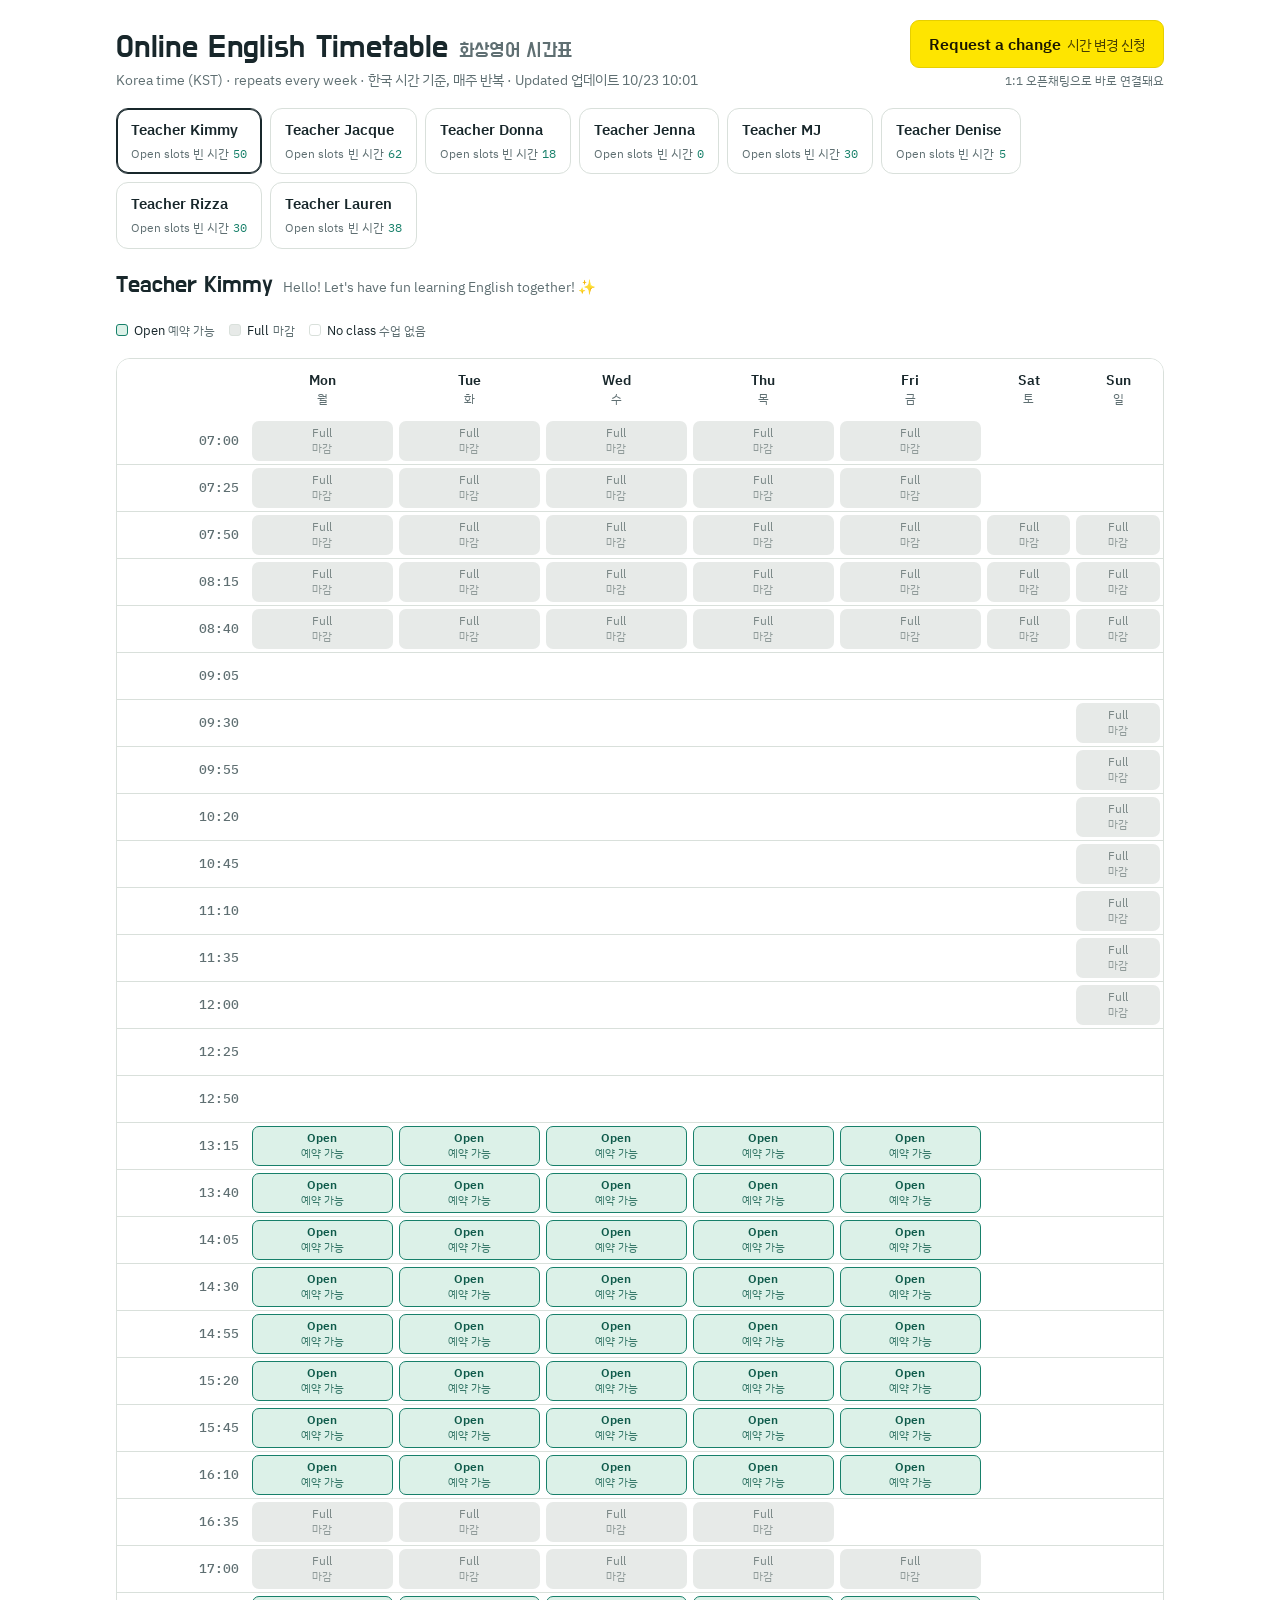
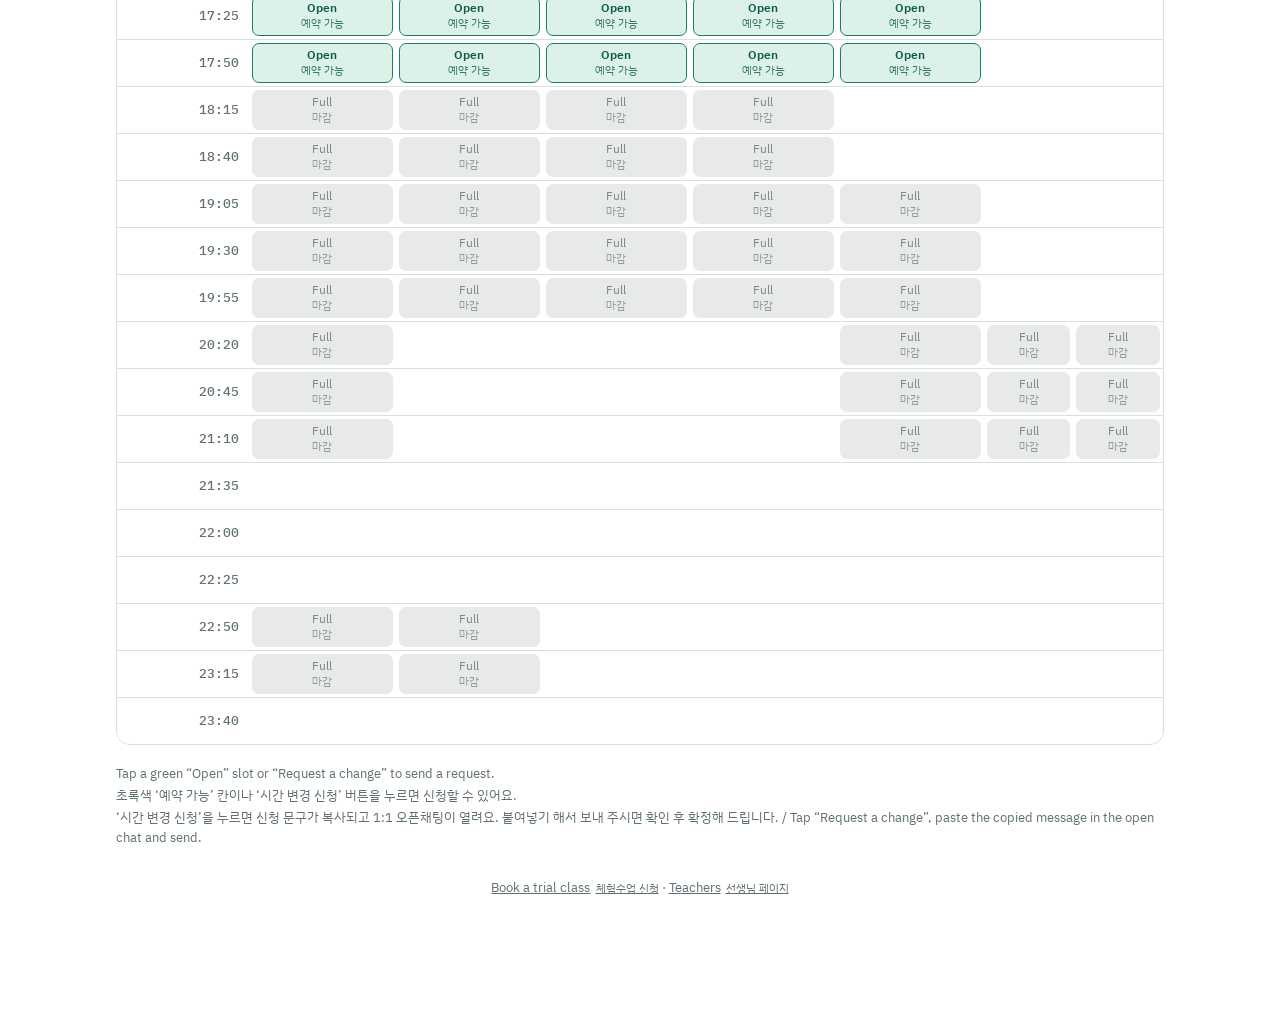
<file: index.html>
<!doctype html>
<html lang="ko">
<head>
<meta charset="utf-8">
<meta name="viewport" content="width=device-width,initial-scale=1,viewport-fit=cover">
<title>화상영어 시간표</title>
<meta name="description" content="화상영어 선생님별 주간 시간표 · 시간 변경 신청">
<link rel="stylesheet" href="https://fonts.googleapis.com/css2?family=Do+Hyeon&amp;family=IBM+Plex+Mono:wght@500&amp;family=IBM+Plex+Sans+KR:wght@400;500;600&amp;display=swap">
<link rel="stylesheet" href="style.css">
</head>
<body data-mode="student">
<div id="root"></div>
<script src="app.js"></script>
</body>
</html>
</file>
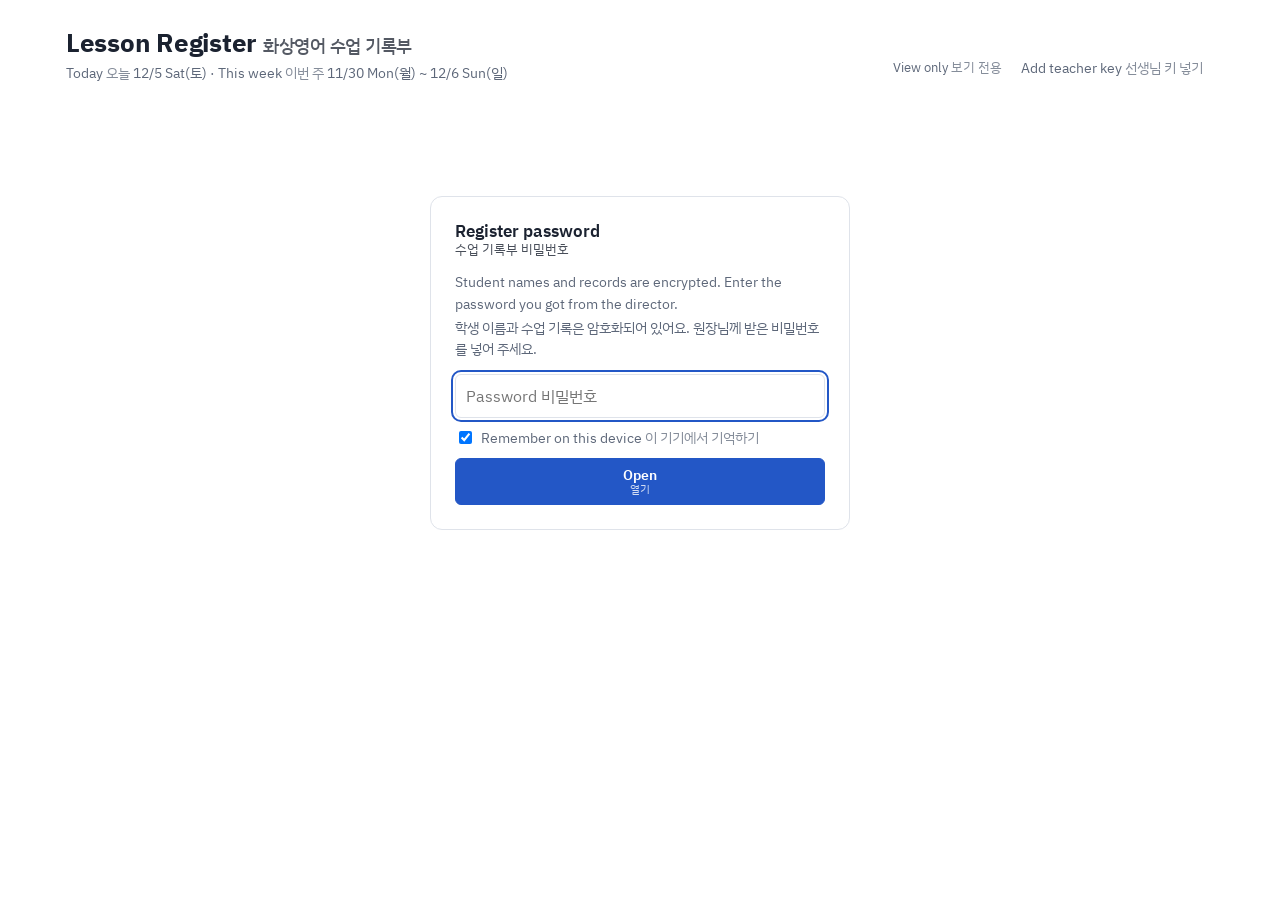
<file: lessons/index.html>
<!doctype html>
<html lang="ko">
<head>
<meta charset="utf-8">
<meta name="viewport" content="width=device-width,initial-scale=1,viewport-fit=cover">
<meta name="robots" content="noindex,nofollow">
<title>Lesson Register · 수업 기록부</title>
<link rel="stylesheet" href="https://fonts.googleapis.com/css2?family=IBM+Plex+Sans+KR:wght@400;500;600;700&family=IBM+Plex+Mono:wght@400;500&display=swap">
<style>
/* Lesson register: teacher picker → teacher's roster → one student per page (#hash). Data is encrypted in the repo. */
:root {
  --bg: #ffffff; --surface: #ffffff; --line: #dfe3ea; --fg: #1b2230; --muted: #5d6779;
  --accent: #2357c6; --accent-soft: #e6edfb;
  --teacher: #b5650b; --teacher-soft: #fdf0de;
  --student: #7a3fc4; --student-soft: #f1e8fc;
  --makeup: #1f7a4d; --makeup-soft: #e2f4ea;
  --warn: #b42318; --warn-soft: #fdebe9;
  --sans: "IBM Plex Sans KR", "Apple SD Gothic Neo", "Malgun Gothic", system-ui, sans-serif;
  --mono: "IBM Plex Mono", ui-monospace, Consolas, monospace;
  color-scheme: light;
}
* { box-sizing: border-box; }
html { padding-top: env(safe-area-inset-top, 0px); padding-bottom: env(safe-area-inset-bottom, 0px); }
body { margin: 0; background: var(--bg); color: var(--fg); font-family: var(--sans); font-size: 15px; line-height: 1.5; }
[hidden] { display: none !important; }
.wrap { max-width: 1180px; margin: 0 auto; padding-block: 24px 64px; padding-left: max(16px, env(safe-area-inset-left, 0px)); padding-right: max(16px, env(safe-area-inset-right, 0px)); display: grid; gap: 20px; }
h1, h2 { margin: 0; text-wrap: balance; }
h1 { font-size: 1.6rem; font-weight: 700; letter-spacing: -0.01em; }
h2 { font-size: 1.05rem; font-weight: 600; }
.sub { color: var(--muted); font-size: 0.9rem; }
.mono { font-family: var(--mono); font-variant-numeric: tabular-nums; }
.top { display: flex; flex-wrap: wrap; align-items: end; justify-content: space-between; gap: 12px; }
.status { font-size: 0.82rem; color: var(--muted); display: flex; gap: 8px; align-items: center; flex-wrap: wrap; }
.status.warn { color: var(--warn); }
a { color: var(--accent); }
button, input { font: inherit; color: inherit; }
button { cursor: pointer; border-radius: 6px; border: 1px solid var(--line); background: var(--surface); padding: 5px 10px; font-size: 0.85rem; }
button:hover:not(:disabled) { border-color: var(--accent); }
button:disabled { opacity: .5; cursor: default; }
button.primary { background: var(--accent); border-color: var(--accent); color: var(--surface); font-weight: 600; padding: 8px 14px; }
button:focus-visible, input:focus-visible, a:focus-visible { outline: 2px solid var(--accent); outline-offset: 2px; }
button.t { color: var(--teacher); border-color: color-mix(in srgb, var(--teacher) 40%, var(--line)); }
button.t:hover:not(:disabled) { background: var(--teacher-soft); }
button.s { color: var(--student); border-color: color-mix(in srgb, var(--student) 40%, var(--line)); }
button.s:hover:not(:disabled) { background: var(--student-soft); }
button.ghost { border-color: transparent; background: transparent; color: var(--muted); }
input[type=date], input[type=text], input[type=password] { border: 1px solid var(--line); background: var(--surface); border-radius: 6px; padding: 4px 8px; font-size: 0.85rem; min-width: 0; }
.chip { display: inline-flex; align-items: center; gap: 4px; padding: 1px 8px; border-radius: 999px; font-size: 0.78rem; font-weight: 500; white-space: nowrap; }
.chip.t { background: var(--teacher-soft); color: var(--teacher); }
.chip.s { background: var(--student-soft); color: var(--student); }
.chip.m { background: var(--makeup-soft); color: var(--makeup); }
.chip.w { background: var(--warn-soft); color: var(--warn); }
.chip.a { background: var(--accent-soft); color: var(--accent); }
.chip.n { background: var(--bg); color: var(--muted); border: 1px solid var(--line); }
.group { display: grid; gap: 8px; }
.group-h { display: flex; align-items: baseline; gap: 8px; }
.group-h .count { color: var(--muted); font-size: 0.85rem; }
.roster { display: grid; grid-template-columns: repeat(auto-fill, minmax(240px, 1fr)); gap: 8px; }
.card { display: grid; gap: 6px; padding: 12px 14px; background: var(--surface); border: 1px solid var(--line); border-radius: 8px; text-decoration: none; color: var(--fg); min-width: 0; }
a.card:hover { border-color: var(--accent); }
.card .row1 { display: flex; justify-content: space-between; gap: 8px; align-items: baseline; }
.card .nm { font-weight: 600; overflow-wrap: anywhere; }
.card .meta { color: var(--muted); font-size: 0.82rem; }
.card .end { font-size: 0.85rem; }
.card .chips { display: flex; flex-wrap: wrap; gap: 4px; }
.tcard { gap: 10px; }
.tcard .tlink { color: var(--fg); text-decoration: none; font-size: 1.05rem; }
.tcard .tlink:hover { color: var(--accent); }
.linkrow { display: flex; gap: 6px; min-width: 0; }
.linkrow input { flex: 1; min-width: 0; font-family: var(--mono); font-size: 0.75rem; color: var(--muted); }
.back { font-size: 0.9rem; text-decoration: none; }
.caplink { font-size: 0.85rem; text-decoration: none; border: 1px solid var(--accent); border-radius: 6px; padding: 3px 10px; }
.caplink:hover { background: var(--accent-soft); }
.tables { display: grid; grid-template-columns: 1fr; }
.tables table { font-size: 0.85rem; }
.tables th, .tables td { padding: 4px 10px; }
.tables td.no { width: 2.2em; }
.tables td.date { white-space: nowrap; }
.tables .acts button { padding: 2px 9px; font-size: 0.8rem; }
@media (min-width: 900px) {
  .tables { grid-template-columns: 1fr 1fr; }
  .tables .tablewrap + .tablewrap { border-left: 1px solid var(--line); }
}
/* student schedule card: fits one phone screen for a screenshot */
body.capmode .top { display: none; }
body.capmode #keyslot { display: none; }
.captool { display: flex; flex-wrap: wrap; gap: 6px 12px; align-items: baseline; justify-content: space-between; max-width: 420px; margin: 0 auto 10px; }
.capcard { max-width: 420px; margin: 0 auto; background: var(--surface); border: 1px solid var(--line); border-radius: 14px; padding: 16px 16px 14px; display: grid; gap: 12px; }
.capcard header { display: grid; gap: 2px; padding-bottom: 10px; border-bottom: 2px solid var(--accent); }
.capname { font-size: 1.5rem; font-weight: 700; letter-spacing: -0.01em; line-height: 1.2; overflow-wrap: anywhere; }
.capmeta { font-size: 0.92rem; color: var(--fg); }
.caprange { font-size: 0.85rem; color: var(--muted); }
.capcols { display: grid; grid-template-columns: 1fr 1fr; gap: 0 12px; }
.capcols ol { list-style: none; margin: 0; padding: 0; display: grid; align-content: start; }
.capcols li { display: grid; grid-template-columns: 1.6em 2.9em 1fr; align-items: center; gap: 4px; padding: 5px 2px; border-bottom: 1px solid var(--line); font-size: 0.9rem; min-width: 0; }
.capcols li .n { color: var(--muted); font-size: 0.78rem; text-align: right; }
.capcols li .dt { font-weight: 600; }
.capcols li .dw { color: var(--muted); font-size: 0.8rem; white-space: nowrap; overflow: hidden; text-overflow: ellipsis; }
.capcols li .tag { grid-column: 2 / -1; font-size: 0.72rem; color: var(--makeup); font-weight: 600; margin-top: -2px; }
.capcols li.mk { background: var(--makeup-soft); }
.capcols li.now { box-shadow: inset 3px 0 0 var(--accent); }
.capcard footer { font-size: 0.8rem; color: var(--muted); }
.who { display: flex; flex-wrap: wrap; gap: 8px 16px; color: var(--muted); font-size: 0.9rem; }
.block { background: var(--surface); border: 1px solid var(--line); border-radius: 10px; display: grid; }
.block-h { display: flex; flex-wrap: wrap; justify-content: space-between; gap: 10px; padding: 14px 16px; border-bottom: 1px solid var(--line); }
.block-h .left { display: grid; gap: 4px; min-width: 0; }
.summary { display: flex; flex-wrap: wrap; gap: 6px; align-items: center; }
.endline { font-size: 0.92rem; }
.endline del { color: var(--muted); }
.endline strong { color: var(--accent); }
.tablewrap { overflow-x: auto; }
table { width: 100%; border-collapse: collapse; font-size: 0.88rem; }
th, td { text-align: left; padding: 7px 12px; border-bottom: 1px solid var(--line); vertical-align: middle; }
th { font-size: 0.75rem; font-weight: 600; color: var(--muted); letter-spacing: 0.04em; }
tr:last-child td { border-bottom: none; }
tr.past td.date, tr.past td.no { color: var(--muted); }
tr.pp td { background: color-mix(in srgb, var(--bg) 60%, transparent); }
tr.pp td.date { text-decoration: line-through; color: var(--muted); }
tr.mk td { background: var(--makeup-soft); }
tr.today td.no { box-shadow: inset 3px 0 0 var(--accent); }
.acts, .ppedit { display: flex; flex-wrap: wrap; gap: 6px; align-items: center; }
.ppedit label { font-size: 0.78rem; color: var(--muted); }
.legend { display: flex; flex-wrap: wrap; gap: 8px; font-size: 0.82rem; color: var(--muted); align-items: center; }
.empty { padding: 24px; text-align: center; color: var(--muted); background: var(--surface); border: 1px dashed var(--line); border-radius: 8px; }
.log { display: grid; gap: 4px; padding: 12px 16px; border-top: 1px solid var(--line); font-size: 0.85rem; }
.log ul { margin: 0; padding-left: 18px; display: grid; gap: 2px; color: var(--muted); }
.gate { max-width: 420px; margin: 8vh auto 0; background: var(--surface); border: 1px solid var(--line); border-radius: 12px; padding: 24px; display: grid; gap: 14px; }
.gate form { display: grid; gap: 10px; }
.gate input { padding: 9px 10px; font-size: 1rem; }
.gate .err { color: var(--warn); font-size: 0.85rem; }
.keybar { display: flex; flex-wrap: wrap; gap: 8px; align-items: center; padding: 10px 12px; border: 1px solid color-mix(in srgb, var(--teacher) 40%, var(--line)); background: var(--teacher-soft); border-radius: 8px; font-size: 0.88rem; }
.keybar input { flex: 1 1 220px; }
.check { display: flex; gap: 6px; align-items: center; font-size: 0.85rem; color: var(--muted); }
.bi { display: inline-flex; flex-direction: column; line-height: 1.2; vertical-align: middle; }
.bi .ko { font-size: 0.8em; font-weight: 400; opacity: 0.8; }
.ko { color: inherit; }
.il .ko { opacity: 0.75; font-weight: 400; }
button .bi { align-items: center; }
th .bi .ko { letter-spacing: 0; }
@media (max-width: 560px) { th.hide-sm, td.hide-sm { display: none; } th, td { padding: 7px 8px; } }
@media (prefers-reduced-motion: no-preference) { .card, button { transition: border-color .12s, background-color .12s; } }
</style>
</head>
<body>
<div class="wrap">
  <div class="top">
    <div>
      <h1>Lesson Register <span class="ko" lang="ko" style="font-weight:500;font-size:0.7em;opacity:.75">화상영어 수업 기록부</span></h1>
      <div class="sub" id="todayline"></div>
    </div>
    <div class="status" id="status" role="status"></div>
  </div>
  <div id="keyslot"></div>
  <div id="view"></div>
</div>

<script>
(function () {
  "use strict";
  // ---------- where the data lives (this GitHub repository) ----------
  const CONFIG = { owner: "daybydaye", repo: "english-timetable", branch: "main", dir: "lessons/data" };
  (function () {
    const m = location.hostname.match(/^([a-z0-9-]+)\.github\.io$/i), seg = location.pathname.split("/").filter(Boolean);
    if (m) { CONFIG.owner = m[1]; if (seg.length && seg[0] !== "lessons" && !/\.html?$/i.test(seg[0])) CONFIG.repo = seg[0]; }
  })();
  const API = p => `https://api.github.com/repos/${CONFIG.owner}/${CONFIG.repo}/contents/${CONFIG.dir}/${p}`;
  const PP_FILE = "postpone.enc.json", BLOCKS_FILE = "blocks.enc.json", KEY_FILE = "key.enc.json";

  const DOW_KO = ["일", "월", "화", "수", "목", "금", "토"];
  const DOW_EN = ["Sun", "Mon", "Tue", "Wed", "Thu", "Fri", "Sat"];
  const $view = document.getElementById("view"), $status = document.getElementById("status"), $key = document.getElementById("keyslot");
  const lget = k => { try { return localStorage.getItem(k); } catch (_) { return null; } };
  const lset = (k, v) => { try { if (v) localStorage.setItem(k, v); else localStorage.removeItem(k); } catch (_) {} };
  const esc = s => String(s ?? "").replace(/[&<>"']/g, c => ({ "&": "&amp;", "<": "&lt;", ">": "&gt;", '"': "&quot;", "'": "&#39;" }[c]));
  // bilingual labels: B = English over Korean (buttons, headings), I = inline "English 한국어"
  const B = (en, ko) => `<span class="bi"><span class="en">${en}</span><span class="ko" lang="ko">${ko}</span></span>`;
  const I = (en, ko) => `<span class="il"><span class="en">${en}</span> <span class="ko" lang="ko">${ko}</span></span>`;

  let password = lget("lr.pw") || "";
  let token = lget("tt.key") || "";      // same "선생님 키" the timetable's teacher page uses
  let students = [], pp = {}, ppSha = null, busy = false, lastMsg = "", lastLoad = 0;
  let sharedKey = false;                  // true when the token came from the director's shared key file (unlocked by the register password)

  // ---------- crypto: openssl enc -aes-256-cbc -pbkdf2 -iter N -md sha256 compatible ----------
  const te = new TextEncoder(), td = new TextDecoder();
  const b64ToBytes = b => Uint8Array.from(atob(b.replace(/\s+/g, "")), c => c.charCodeAt(0));
  const bytesToB64 = u => { let s = ""; for (let i = 0; i < u.length; i += 0x8000) s += String.fromCharCode.apply(null, u.subarray(i, i + 0x8000)); return btoa(s); };
  async function deriveKeyIv(pw, salt, iter) {
    const base = await crypto.subtle.importKey("raw", te.encode(pw), "PBKDF2", false, ["deriveBits"]);
    const bits = new Uint8Array(await crypto.subtle.deriveBits({ name: "PBKDF2", salt, iterations: iter, hash: "SHA-256" }, base, 384));
    const key = await crypto.subtle.importKey("raw", bits.slice(0, 32), "AES-CBC", false, ["encrypt", "decrypt"]);
    return { key, iv: bits.slice(32, 48) };
  }
  async function decrypt(env, pw) {
    const raw = b64ToBytes(env.data);
    if (td.decode(raw.slice(0, 8)) !== "Salted__") throw new Error("format");
    const { key, iv } = await deriveKeyIv(pw, raw.slice(8, 16), env.iter || 200000);
    const plain = await crypto.subtle.decrypt({ name: "AES-CBC", iv }, key, raw.slice(16));
    return JSON.parse(td.decode(plain).replace(/^﻿/, ""));
  }
  async function encrypt(obj, pw, iter = 200000) {
    const salt = crypto.getRandomValues(new Uint8Array(8));
    const { key, iv } = await deriveKeyIv(pw, salt, iter);
    const ct = new Uint8Array(await crypto.subtle.encrypt({ name: "AES-CBC", iv }, key, te.encode(JSON.stringify(obj))));
    const out = new Uint8Array(16 + ct.length); out.set(te.encode("Salted__")); out.set(salt, 8); out.set(ct, 16);
    return { v: 1, iter, data: bytesToB64(out) };
  }

  // ---------- GitHub reads / writes ----------
  const authHeaders = () => ({ Authorization: "Bearer " + token, Accept: "application/vnd.github+json", "X-GitHub-Api-Version": "2022-11-28" });
  async function fetchEnvelope(file) {
    // signed-in teachers read through the API (fresh, higher rate limit); others fall back to the published file
    if (token) {
      try {
        const r = await fetch(API(file) + "?ref=" + CONFIG.branch + "&t=" + Date.now(), { headers: authHeaders(), cache: "no-store" });
        if (r.ok) { const j = await r.json(); return { env: JSON.parse(td.decode(b64ToBytes(j.content))), sha: j.sha }; }
      } catch (_) {}
    }
    try {
      const r = await fetch(API(file) + "?ref=" + CONFIG.branch + "&t=" + Date.now(), { headers: { Accept: "application/vnd.github.raw+json" }, cache: "no-store" });
      if (r.ok) return { env: await r.json(), sha: null };
    } catch (_) {}
    const r = await fetch("data/" + file + "?t=" + Date.now(), { cache: "no-store" });
    if (!r.ok) throw new Error("load " + r.status);
    return { env: await r.json(), sha: null };
  }
  // the director's teacher key, stored encrypted with the register password, so the password alone lets teachers save
  async function loadSharedKey() {
    const saved = token; token = "";        // read the key file without a (possibly broken) personal key
    let o = null;
    try { o = await decrypt((await fetchEnvelope(KEY_FILE)).env, password); } catch (_) {}
    token = saved;
    if (o && o.key && o.key !== token) { token = o.key; sharedKey = true; return true; }
    return false;
  }
  async function shareKey(v) {
    const h = { Authorization: "Bearer " + v, Accept: "application/vnd.github+json" };
    const cur = await fetch(API(KEY_FILE) + "?ref=" + CONFIG.branch + "&t=" + Date.now(), { headers: h, cache: "no-store" });
    const sha = cur.ok ? (await cur.json()).sha : undefined;
    const env = await encrypt({ key: v, at: new Date().toISOString() }, password);
    const body = { message: "수업 기록부: 공용 선생님 키", content: bytesToB64(te.encode(JSON.stringify(env) + "\n")), branch: CONFIG.branch };
    if (sha) body.sha = sha;
    const r = await fetch(API(KEY_FILE), { method: "PUT", headers: Object.assign({ "Content-Type": "application/json" }, h), body: JSON.stringify(body) });
    return r.ok ? 0 : r.status;
  }
  async function loadPostponements() {
    const { env, sha } = await fetchEnvelope(PP_FILE);
    const obj = await decrypt(env, password);
    pp = obj.records || {}; if (sha) ppSha = sha; lastLoad = Date.now();
  }
  // apply one change on top of the latest file, retrying once if someone saved in between
  async function commit(change, label) {
    if (!token) { showKeyBar(true); return false; }
    busy = true; setStatus(I("Saving…", "저장 중…"));
    for (let attempt = 0; attempt < 3; attempt++) {
      const r0 = await fetch(API(PP_FILE) + "?ref=" + CONFIG.branch + "&t=" + Date.now(), { headers: authHeaders(), cache: "no-store" });
      if (r0.status === 401 && !sharedKey && await loadSharedKey()) continue;
      if (r0.status === 401) { busy = false; sharedKey = false; token = ""; lset("tt.key", ""); showKeyBar(true, I("This teacher key doesn't work. Please enter it again.", "선생님 키가 맞지 않습니다. 다시 넣어 주세요.")); setStatus(""); return false; }
      if (!r0.ok) { busy = false; setStatus(I(`Couldn't save (${r0.status})`, "저장하지 못했습니다"), true); return false; }
      const j = await r0.json();
      const latest = await decrypt(JSON.parse(td.decode(b64ToBytes(j.content))), password);
      const recs = latest.records || {};
      change(recs);
      const env = await encrypt({ records: recs, updated: new Date().toISOString() }, password);
      const body = { message: "수업 기록부: " + label, content: bytesToB64(te.encode(JSON.stringify(env) + "\n")), sha: j.sha, branch: CONFIG.branch };
      const r = await fetch(API(PP_FILE), { method: "PUT", headers: Object.assign({ "Content-Type": "application/json" }, authHeaders()), body: JSON.stringify(body) });
      if (r.ok) { const k = await r.json(); ppSha = k.content && k.content.sha; pp = recs; lastLoad = Date.now(); busy = false; setStatus(I("Saved", "저장됨")); route(); return true; }
      if (r.status === 409 || r.status === 422) continue;
      busy = false;
      setStatus(r.status === 403 || r.status === 404 ? I("This teacher key can't save here", "이 선생님 키로는 저장할 수 없습니다") : I(`Couldn't save (${r.status})`, "저장하지 못했습니다"), true);
      return false;
    }
    busy = false; setStatus(I("Another teacher saved at the same time. Please try again.", "다른 선생님 저장과 겹쳤습니다. 다시 눌러 주세요"), true); return false;
  }

  // ---------- dates (UTC) ----------
  const toD = s => { const [y, m, d] = s.split("-").map(Number); return new Date(Date.UTC(y, m - 1, d)); };
  const toS = d => d.toISOString().slice(0, 10);
  const addDays = (s, n) => { const d = toD(s); d.setUTCDate(d.getUTCDate() + n); return toS(d); };
  const now = new Date();
  const TODAY = toS(new Date(Date.UTC(now.getFullYear(), now.getMonth(), now.getDate())));
  const dow = s => toD(s).getUTCDay();
  const WEEK_START = addDays(TODAY, -((dow(TODAY) + 6) % 7)), WEEK_END = addDays(WEEK_START, 6), NEXT_END = addDays(WEEK_END, 7);
  const fmt = s => { const d = toD(s); return `${d.getUTCMonth() + 1}/${d.getUTCDate()} ${DOW_EN[d.getUTCDay()]}(${DOW_KO[d.getUTCDay()]})`; };
  document.getElementById("todayline").innerHTML = `${I("Today", "오늘")} ${fmt(TODAY)} · ${I("This week", "이번 주")} ${fmt(WEEK_START)} ~ ${fmt(WEEK_END)}`;

  // ---------- teachers (names as on the timetable page) ----------
  const TEACHERS = [
    { key: "kimmy", name: "Kimmy", alias: ["kimmy", "kimmi"] }, { key: "jacque", name: "Jacque", alias: ["jacque", "jac"] },
    { key: "donna", name: "Donna", alias: ["donna"] }, { key: "jenna", name: "Jenna", alias: ["jenna"] },
    { key: "mj", name: "MJ", alias: ["mj"] }, { key: "denise", name: "Denise", alias: ["denise"] },
    { key: "rizza", name: "Rizza", alias: ["rizza"] }, { key: "lauren", name: "Lauren", alias: ["lauren"] },
  ];
  const normT = s => { const v = String(s || "").trim().toLowerCase(); const t = TEACHERS.find(t => t.alias.includes(v)); return t ? t.key : (v ? v.replace(/[^a-z0-9]+/g, "-") : "none"); };
  const tName = k => (TEACHERS.find(t => t.key === k) || { name: k === "none" ? "Unassigned 미지정" : k }).name;

  // ---------- schedule data ----------
  const slug = s => s.toLowerCase().normalize("NFKD").replace(/[^a-z0-9]+/g, "-").replace(/^-+|-+$/g, "");
  function build(raw) {
    const groups = new Map();
    raw.forEach(b => {
      if (/\d/.test(b.teacher) && !/\d/.test(b.time)) { const t = b.teacher; b.teacher = b.time; b.time = t; }
      const bad = b.lessons.filter(l => !l.ok).length;
      if (b.lessons.length < 2 || bad > b.lessons.length / 2) return;
      const k = b.sheet + "|" + b.name.toLowerCase();
      if (!groups.has(k)) groups.set(k, { name: b.name, sheet: b.sheet, time: b.time, teacher: b.teacher, blocks: [] });
      groups.get(k).blocks.push(b);
    });
    const used = new Set();
    return [...groups.values()].map((g, i) => {
      const latest = g.blocks.reduce((a, b) => (b.end > a.end ? b : a));
      g.time = latest.time || g.time; g.teacher = latest.teacher || g.teacher;
      g.tk = normT(g.teacher); g.teacher = tName(g.tk);
      g.blocks.forEach(b => { b.teacher = b.teacher ? tName(normT(b.teacher)) : ""; });
      let key = slug(g.name) || "student";
      if (used.has(key) || key.startsWith("t-")) key = slug(g.name + "-" + g.sheet) || key + "-" + i;
      if (used.has(key)) key += "-" + i;
      used.add(key); g.key = key;
      return g;
    });
  }

  // ---------- postponement logic ----------
  const recId = (stu, blk, date) => `${stu.key}~${blk.cell}~${date}`;
  function blockPlan(stu, blk) {
    const pattern = new Set(blk.lessons.map(l => dow(l.date)));
    const rows = blk.lessons.map(l => ({ date: l.date, rec: pp[recId(stu, blk, l.date)] || null }));
    const held = rows.filter(r => !r.rec).map(r => r.date);
    const makeups = [], taken = new Set(held);
    rows.filter(r => r.rec && r.rec.makeup).forEach(r => { taken.add(r.rec.makeup); makeups.push({ date: r.rec.makeup, from: r, manual: true }); });
    let cursor = [...taken, blk.lessons[blk.lessons.length - 1].date].sort().pop();
    rows.filter(r => r.rec && !r.rec.makeup).forEach(r => {
      let d = cursor, guard = 0;
      do { d = addDays(d, 1); guard++; } while ((!pattern.has(dow(d)) || taken.has(d)) && guard < 60);
      taken.add(d); cursor = d; makeups.push({ date: d, from: r, manual: false });
    });
    const sessions = [...held.map(d => ({ date: d, kind: "lesson" })), ...makeups.map(m => ({ date: m.date, kind: "makeup" }))].sort((a, b) => a.date < b.date ? -1 : 1);
    const noByDate = new Map(sessions.map((s, i) => [s.kind + s.date, i + 1]));
    const end = sessions.length ? sessions[sessions.length - 1].date : blk.end;
    return { rows, makeups, noByDate, end, origEnd: blk.end,
      t: rows.filter(r => r.rec && r.rec.by === "teacher").length, st: rows.filter(r => r.rec && r.rec.by === "student").length, total: blk.lessons.length };
  }
  function currentBlock(stu) {
    const bs = stu.blocks.map(b => ({ b, p: blockPlan(stu, b) }));
    const live = bs.filter(x => x.b.start <= TODAY && x.p.end >= TODAY).sort((a, b) => a.p.end < b.p.end ? -1 : 1);
    if (live.length) return live[live.length - 1];
    const up = bs.filter(x => x.b.start > TODAY).sort((a, b) => a.b.start < b.b.start ? -1 : 1);
    if (up.length) return up[0];
    return bs.sort((a, b) => a.p.end < b.p.end ? 1 : -1)[0];
  }
  function finishInfo(stu) {
    const bs = stu.blocks.map(b => blockPlan(stu, b));
    return { end: bs.map(p => p.end).sort().pop(), t: bs.reduce((a, p) => a + p.t, 0), s: bs.reduce((a, p) => a + p.st, 0), changed: bs.some(p => p.end !== p.origEnd) };
  }
  const sectionOf = f => f.end < WEEK_START ? 3 : f.end <= WEEK_END ? 0 : f.end <= NEXT_END ? 1 : 2;

  // ---------- status + teacher key ----------
  function setStatus(msg, warn) {
    if (msg !== undefined) lastMsg = msg;
    $status.className = "status" + (warn ? " warn" : "");
    const who = sharedKey ? I("Saving on", "저장 가능") : token ? I("Teacher key connected", "선생님 키 연결됨") : I("View only", "보기 전용");
    const btn = sharedKey ? `<button class="ghost" id="keyin">${I("Director: change key", "원장님: 키 바꾸기")}</button>`
      : token ? `<button class="ghost" id="keyout">${I("Remove key", "키 지우기")}</button>` : `<button class="ghost" id="keyin">${I("Add teacher key", "선생님 키 넣기")}</button>`;
    $status.innerHTML = `<span>${lastMsg || who}</span>${btn}`;
    const o = document.getElementById("keyout"), i = document.getElementById("keyin");
    if (o) o.onclick = () => { token = ""; lset("tt.key", ""); lastMsg = ""; setStatus(); route(); };
    if (i) i.onclick = () => showKeyBar(true);
  }
  function showKeyBar(show, err, keep) {
    if (!show) { $key.innerHTML = ""; return; }
    const seen = keep ? ` <span class="mono">(${I("entered", "입력된 값")}: ${esc(keep.slice(0, 11))}… ${keep.length}${I(" chars", "자")})</span>` : "";
    if (err) err += seen;
    $key.innerHTML = `<form class="keybar" id="keyform" autocomplete="off">
      <span>${B("To save postponements, enter the <b>teacher key</b> you use on the timetable teacher page.", "연기를 저장하려면 시간표 선생님 페이지에서 쓰는 <b>선생님 키</b>가 필요합니다.")}</span>
      <input type="text" id="keyIn" name="gh-teacher-key" autocomplete="off" data-lpignore="true" data-1p-ignore autocapitalize="off" spellcheck="false" placeholder="github_pat_…" aria-label="Teacher key 선생님 키">
      <button class="ghost" type="button" id="keypaste">${B("Paste", "붙여넣기")}</button>
      <label class="check"><input type="checkbox" id="keyShare"> ${I("Director: let every teacher save with the register password", "원장님: 모든 선생님이 비밀번호만으로 저장하게 하기")}</label>
      <button class="primary" type="submit">${B("Connect", "연결")}</button><button class="ghost" type="button" id="keyclose">${B("Close", "닫기")}</button>
      ${err ? `<span class="chip w">${err}</span>` : ""}</form>`;
    document.getElementById("keyclose").onclick = () => showKeyBar(false);
    document.getElementById("keypaste").onclick = async () => {
      try { const t = await navigator.clipboard.readText(); document.getElementById("keyIn").value = t.replace(/\s+/g, ""); }
      catch (_) { showKeyBar(true, I("Couldn't read the clipboard. Click the box and press Ctrl+V.", "클립보드를 읽지 못했어요. 칸을 누르고 Ctrl+V 해 주세요.")); }
    };
    document.getElementById("keyform").onsubmit = async e => {
      e.preventDefault();
      const v = document.getElementById("keyIn").value.replace(/\s+/g, ""); if (!v) return;
      if (!/^(github_pat_|ghp_)/.test(v)) { showKeyBar(true, I("This is not a teacher key. The key starts with github_pat_ (the register password goes on the first screen).", "선생님 키가 아닙니다. 키는 github_pat_ 로 시작해요 (수업 기록부 비밀번호는 첫 화면에 넣어요)."), v); return; }
      if (v.startsWith("github_pat_") && v.length < 90) { showKeyBar(true, I(`Only part of the key was copied (${v.length} of about 93 characters). Copy it again with GitHub's copy button.`, `키가 일부만 복사됐어요 (93자 중 ${v.length}자). GitHub의 복사 버튼으로 다시 복사해 주세요.`), v); return; }
      const r = await fetch(API(PP_FILE) + "?ref=" + CONFIG.branch, { headers: { Authorization: "Bearer " + v, Accept: "application/vnd.github+json" } }).catch(() => null);
      if (!r) { showKeyBar(true, I("No connection to GitHub. Try again.", "GitHub에 연결하지 못했어요. 다시 시도해 주세요."), v); return; }
      if (r.status === 401) { showKeyBar(true, I("Wrong key. Copy the whole key again (it may be cut off in KakaoTalk).", "키가 맞지 않습니다. 키 전체를 다시 복사해 주세요 (카카오톡에서 잘릴 수 있어요)."), v); return; }
      if (!r.ok) { showKeyBar(true, I(`This key can't open the register file (${r.status}). In GitHub, give the key access to english-timetable with Contents: Read and write.`, `이 키로는 기록 파일에 접근할 수 없어요 (${r.status}). GitHub에서 키에 english-timetable 저장소, Contents 읽기·쓰기 권한을 주세요.`), v); return; }
      let msg = "";
      if (document.getElementById("keyShare").checked) {
        const fail = await shareKey(v).catch(() => -1);
        msg = fail ? I(`Connected, but couldn't share the key (${fail})`, "연결됐지만 공용 키 저장은 실패했어요") : I("Key shared: teachers can now save with the password only", "공용 키 저장됨: 이제 선생님들은 비밀번호만으로 저장할 수 있어요");
      }
      token = v; sharedKey = false; lset("tt.key", v); showKeyBar(false); setStatus(msg); route();
    };
    // browsers keep auto-filling the saved register password here; wipe anything that isn't a key
    const kin = document.getElementById("keyIn");
    const wipe = () => { if (kin.value && !/^(github_pat_|ghp_)/.test(kin.value.trim())) kin.value = ""; };
    [50, 300, 1000].forEach(t => setTimeout(wipe, t));
    kin.addEventListener("focus", wipe);
    kin.focus();
  }

  // ---------- views ----------
  function renderTeachers() {
    const keys = [...TEACHERS.map(t => t.key), ...new Set(students.map(s => s.tk).filter(k => !TEACHERS.some(t => t.key === k)))];
    const base = location.origin + location.pathname;
    $view.innerHTML = `
      <div class="group" style="gap:16px">
        <div class="sub group" style="gap:2px"><span>Send each teacher their own link. They enter the register password once; with it they can view and save postponements.</span>
          <span lang="ko">선생님별 링크를 각 선생님께 보내 주세요. 처음 열 때 수업 기록부 비밀번호를 한 번 넣으면 보기와 연기 저장이 모두 됩니다.</span></div>
        <div class="roster">${keys.map(k => {
          const mine = students.filter(s => s.tk === k).map(s => ({ s, f: finishInfo(s) }));
          const n = [0, 0, 0, 0]; mine.forEach(r => n[sectionOf(r.f)]++);
          const t = mine.reduce((a, r) => a + r.f.t, 0), st = mine.reduce((a, r) => a + r.f.s, 0);
          return `<div class="card tcard">
            <div class="row1"><a class="nm tlink" href="#t-${esc(k)}">Teacher ${esc(tName(k))}</a><span class="meta">${I(`${mine.length} students`, `학생 ${mine.length}명`)}</span></div>
            ${mine.length ? `<div class="chips">
              ${n[0] ? `<span class="chip w">${I(`Ends this week ${n[0]}`, "이번 주 종료")}</span>` : ""}${n[1] ? `<span class="chip a">${I(`Ends next week ${n[1]}`, "다음 주 종료")}</span>` : ""}
              ${n[3] ? `<span class="chip n">${I(`Needs new block ${n[3]}`, "새 블록 필요")}</span>` : ""}
              ${t ? `<span class="chip t">${I(`Teacher postponed ${t}`, "선생님 연기")}</span>` : ""}${st ? `<span class="chip s">${I(`Student postponed ${st}`, "학생 연기")}</span>` : ""}</div>`
              : `<div class="meta">${I("No students in the sheet", "엑셀에 등록된 학생 없음")}</div>`}
            <div class="linkrow"><input type="text" id="lk-${esc(k)}" value="${esc(base + "#t-" + k)}" readonly aria-label="Teacher ${esc(tName(k))} link"><button data-copy="lk-${esc(k)}">${B("Copy link", "링크 복사")}</button></div>
          </div>`; }).join("")}</div>
      </div>`;
    $view.querySelectorAll("[data-copy]").forEach(b => b.addEventListener("click", () => {
      const inp = document.getElementById(b.dataset.copy);
      const done = () => { b.innerHTML = B("Copied", "복사됨"); setTimeout(() => { b.innerHTML = B("Copy link", "링크 복사"); }, 1500); };
      try { navigator.clipboard.writeText(inp.value).then(done, () => inp.select()); } catch (_) { inp.select(); }
    }));
  }

  function renderRoster(tk) {
    const rows = students.filter(s => s.tk === tk).map(s => ({ s, f: finishInfo(s) }))
      .sort((a, b) => a.f.end < b.f.end ? -1 : a.f.end > b.f.end ? 1 : a.s.name.localeCompare(b.s.name));
    const titles = [["Ends this week", "이번 주에 끝나요"], ["Ends next week", "다음 주에 끝나요"], ["In progress", "진행 중"], ["Finished · needs a new block", "이미 끝남 · 새 블록 필요"]];
    const card = ({ s, f }) => `<a class="card" href="#${esc(s.key)}">
        <div class="row1"><span class="nm">${esc(s.name)}</span><span class="meta mono">${esc(s.time)}</span></div>
        ${s.sheet.toLowerCase() !== s.name.toLowerCase() ? `<div class="meta">${I("Sheet", "엑셀 시트")} ${esc(s.sheet)}</div>` : ""}
        <div class="end">${I("Last lesson", "마지막 수업")} <span class="mono">${fmt(f.end)}</span>${f.changed ? ` <span class="chip m">${I("changed", "연기로 변경")}</span>` : ""}</div>
        ${(f.t || f.s) ? `<div class="chips">${f.t ? `<span class="chip t">${I(`Teacher postponed ${f.t}`, "선생님 연기")}</span>` : ""}${f.s ? `<span class="chip s">${I(`Student postponed ${f.s}`, "학생 연기")}</span>` : ""}</div>` : ""}
      </a>`;
    $view.innerHTML = `<div class="group" style="gap:16px">
        <a class="back" href="#">← ${I("All teachers", "전체 선생님")}</a>
        <div class="group" style="gap:4px"><h1>Teacher ${esc(tName(tk))}</h1>
          <span class="sub">${I(`${rows.length} students · tap a student to record postponements`, `학생 ${rows.length}명 · 학생을 누르면 회차별로 연기를 기록할 수 있습니다`)}</span></div>
        ${rows.length ? "" : `<div class="empty">${B("No students under this teacher in the sheet.", "엑셀에 이 선생님 이름으로 등록된 학생이 없습니다.")}</div>`}
        ${[0, 1, 2, 3].map(i => { const r = rows.filter(x => sectionOf(x.f) === i); return r.length ? `<section class="group">
          <div class="group-h"><h2>${I(titles[i][0], titles[i][1])}</h2><span class="count">${r.length}</span></div>
          <div class="roster">${r.map(card).join("")}</div></section>` : ""; }).join("")}
      </div>`;
  }

  function renderStudent(stu) {
    const cur = currentBlock(stu);
    const blocks = [...stu.blocks].sort((a, b) => (a === cur.b ? -1 : b === cur.b ? 1 : a.start < b.start ? 1 : -1));
    $view.innerHTML = `<div class="group" style="gap:16px">
        <a class="back" href="#t-${esc(stu.tk)}">← ${I(`Teacher ${esc(tName(stu.tk))}'s students`, "학생 목록")}</a>
        <div class="group" style="gap:6px"><h1>${esc(stu.name)}</h1>
          <div class="who"><span>${I("Teacher", "선생님")} ${esc(stu.teacher)}</span><span>${I("Time", "시간")} ${esc(stu.time) || "—"}</span><span>${I("Sheet", "엑셀 시트")} ${esc(stu.sheet)}</span></div></div>
        <div class="legend"><span class="chip t">${I("Teacher postponed", "선생님 연기")}</span><span class="chip s">${I("Student postponed", "학생 연기")}</span><span class="chip m">${I("Make-up", "보강")}</span>
          <span class="group" style="gap:0"><span>A postponed lesson is added as a make-up at the end of the block, on the same weekdays. You can change the make-up date.</span>
          <span lang="ko">연기하면 그 회차는 블록 끝에 같은 요일로 보강이 붙습니다. 보강 날짜는 직접 바꿀 수 있어요.</span></span></div>
        ${blocks.map(b => blockHtml(stu, b, b === cur.b)).join("")}
      </div>`;
    wire(stu);
  }

  function blockHtml(stu, blk, isCur) {
    const p = blockPlan(stu, blk), dis = busy ? "disabled" : "";
    const items = [];
    p.rows.forEach(r => {
      const past = r.date < TODAY ? " past" : "", today = r.date === TODAY ? " today" : "";
      if (!r.rec) {
        items.push([r.date, 0, `<tr class="${past}${today}">
          <td class="no mono">${p.noByDate.get("lesson" + r.date)}</td>
          <td class="date mono">${fmt(r.date)}${r.date === TODAY ? ` <span class="chip a">${I("Today", "오늘")}</span>` : ""}</td>
          <td><div class="acts">
            <button class="t" data-act="pp" data-by="teacher" data-blk="${esc(blk.cell)}" data-date="${r.date}" ${dis}>${I("Teacher", "선생님")}</button>
            <button class="s" data-act="pp" data-by="student" data-blk="${esc(blk.cell)}" data-date="${r.date}" ${dis}>${I("Student", "학생")}</button>
          </div></td></tr>`]);
      } else {
        const by = r.rec.by === "teacher", mk = p.makeups.find(m => m.from === r), id = recId(stu, blk, r.date), sid = id.replace(/[^A-Za-z0-9_-]/g, "_");
        items.push([r.date, 0, `<tr class="pp">
          <td class="no mono">—</td><td class="date mono">${fmt(r.date)}</td>
          <td><div class="ppedit">
            <span class="chip ${by ? "t" : "s"}">${by ? I("Teacher postponed", "선생님 연기") : I("Student postponed", "학생 연기")}</span>
            <label for="mk-${sid}">${I("Make-up", "보강일")}</label>
            <input type="date" id="mk-${sid}" data-act="mk" data-id="${esc(id)}" value="${esc(r.rec.makeup || mk.date)}" ${dis}>
            ${r.rec.makeup ? "" : `<span class="sub">${I("auto", "자동")}</span>`}
            <input type="text" id="memo-${sid}" data-act="memo" data-id="${esc(id)}" placeholder="Reason 사유" value="${esc(r.rec.memo || "")}" ${dis} style="width:9rem">
            <button class="ghost" data-act="undo" data-id="${esc(id)}" ${dis}>${B("Undo", "연기 취소")}</button>
          </div></td></tr>`]);
      }
    });
    p.makeups.forEach(m => items.push([m.date, 1, `<tr class="mk">
        <td class="no mono">${p.noByDate.get("makeup" + m.date)}</td><td class="date mono">${fmt(m.date)}</td>
        <td class="sub"><span class="chip m">${I("Make-up", "보강")}</span> ${B(`Make-up for ${fmt(m.from.date)} (${m.from.rec.by === "teacher" ? "teacher" : "student"})${m.manual ? "" : " · auto"}`, `${fmt(m.from.date)} ${m.from.rec.by === "teacher" ? "선생님" : "학생"} 연기분${m.manual ? "" : " · 자동 배정"}`)}</td></tr>`]));
    items.sort((a, b) => a[0] < b[0] ? -1 : a[0] > b[0] ? 1 : a[1] - b[1]);
    const changed = p.end !== p.origEnd;
    const days = [...new Set(blk.lessons.map(l => dow(l.date)))].sort((a, b) => ((a + 6) % 7) - ((b + 6) % 7)).map(d => `${DOW_EN[d]}(${DOW_KO[d]})`).join(" ");
    const log = p.rows.filter(r => r.rec).map(r => `<li>${fmt(r.date)} · ${r.rec.by === "teacher" ? I("Teacher", "선생님 사정") : I("Student", "학생 사정")}${r.rec.memo ? " · " + esc(r.rec.memo) : ""}${r.rec.at ? ` <span class="mono">(${I("recorded", "기록")} ${esc(r.rec.at.slice(5, 10).replace("-", "/"))})</span>` : ""}</li>`);
    return `<section class="block">
        <div class="block-h">
          <div class="left"><h2>${I(`Block from ${fmt(blk.start)}`, "시작 블록")} ${isCur ? `<span class="chip a">${I("Current", "현재")}</span>` : ""}</h2>
            <div class="sub">${esc(blk.time)}${blk.teacher ? " · " + esc(blk.teacher) : ""} · ${I(`${p.total} lessons`, `${p.total}회`)} · ${I("Days", "요일")} ${days} · ${I("Sheet", "엑셀")} ${esc(blk.cell)}</div></div>
          <div class="left" style="justify-items:end">
            <div class="endline">${I("Last lesson", "마지막 수업")} ${changed ? `<del class="mono">${fmt(p.origEnd)}</del> → <strong class="mono">${fmt(p.end)}</strong>` : `<strong class="mono">${fmt(p.end)}</strong>`}</div>
            <div class="summary"><span class="chip t">${I(`Teacher postponed ${p.t}`, "선생님 연기")}</span><span class="chip s">${I(`Student postponed ${p.st}`, "학생 연기")}</span></div>
            <a class="caplink" href="#c-${esc(stu.key)}--${esc(blk.cell)}">${I("Schedule card for student", "학생용 캡쳐 화면")} →</a></div>
        </div>
        <div class="tables">${(() => {
          // two columns side by side on a desktop screen: first half left, second half right
          const half = Math.ceil(items.length / 2);
          const head = `<thead><tr><th>${B("No.", "회차")}</th><th>${B("Date", "날짜")}</th><th>${B("Postpone because of", "연기 사유")}</th></tr></thead>`;
          return [items.slice(0, half), items.slice(half)].filter(x => x.length)
            .map(part => `<div class="tablewrap"><table>${head}<tbody>${part.map(i => i[2]).join("")}</tbody></table></div>`).join("");
        })()}</div>
        ${log.length ? `<div class="log"><strong>${I("Postponement history", "연기 내역")}</strong><ul>${log.join("")}</ul></div>` : ""}
      </section>`;
  }

  function wire(stu) {
    const who = stu.name;
    $view.querySelectorAll("[data-act=pp]").forEach(b => b.addEventListener("click", () => {
      const blk = stu.blocks.find(x => x.cell === b.dataset.blk), id = recId(stu, blk, b.dataset.date);
      const rec = { student: stu.key, block: blk.cell, date: b.dataset.date, by: b.dataset.by, makeup: "", memo: "", at: new Date().toISOString() };
      commit(recs => { recs[id] = rec; }, `${b.dataset.date} ${b.dataset.by === "teacher" ? "선생님" : "학생"} 연기`);
    }));
    $view.querySelectorAll("[data-act=undo]").forEach(b => b.addEventListener("click", () => {
      const id = b.dataset.id; commit(recs => { delete recs[id]; }, "연기 취소");
    }));
    $view.querySelectorAll("[data-act=mk]").forEach(inp => inp.addEventListener("change", () => {
      const id = inp.dataset.id; commit(recs => { if (recs[id]) recs[id].makeup = inp.value || ""; }, "보강일 변경");
    }));
    $view.querySelectorAll("[data-act=memo]").forEach(inp => inp.addEventListener("change", () => {
      const id = inp.dataset.id, v = inp.value.trim().slice(0, 200); commit(recs => { if (recs[id]) recs[id].memo = v; }, "메모");
    }));
    void who;
  }

  function route() {
    if (!students.length) return;
    const h = decodeURIComponent(location.hash.slice(1)), y = window.scrollY;
    const stu = h && students.find(s => s.key === h);
    const cap = h.startsWith("c-") ? h.slice(2).split("--") : null;
    const capStu = cap && students.find(s => s.key === cap[0]);
    const capBlk = capStu && capStu.blocks.find(b => b.cell === cap[1]);
    document.body.classList.toggle("capmode", !!capBlk);
    if (capBlk) renderCapture(capStu, capBlk);
    else if (stu) renderStudent(stu); else if (h.startsWith("t-")) renderRoster(h.slice(2)); else renderTeachers();
    window.scrollTo(0, capBlk ? 0 : y);
  }

  // One-screen card a teacher can screenshot and send to the student: every lesson in two columns
  function renderCapture(stu, blk) {
    const p = blockPlan(stu, blk);
    const sessions = [
      ...p.rows.filter(r => !r.rec).map(r => ({ date: r.date, mk: false })),
      ...p.makeups.map(m => ({ date: m.date, mk: true })),
    ].sort((a, b) => a.date < b.date ? -1 : 1).map((s, i) => ({ ...s, no: i + 1 }));
    const half = Math.ceil(sessions.length / 2);
    const cols = [sessions.slice(0, half), sessions.slice(half)];
    const d = s => { const x = toD(s); return { md: `${x.getUTCMonth() + 1}/${x.getUTCDate()}`, en: DOW_EN[x.getUTCDay()], ko: DOW_KO[x.getUTCDay()] }; };
    const row = s => { const x = d(s.date); return `<li class="${s.mk ? "mk" : ""}${s.date === TODAY ? " now" : ""}">
        <span class="n mono">${s.no}</span><span class="dt mono">${x.md}</span><span class="dw">${x.en} <span lang="ko">${x.ko}</span></span>
        ${s.mk ? `<span class="tag">${I("Make-up", "보강")}</span>` : ""}</li>`; };
    const pps = p.rows.filter(r => r.rec);
    const first = sessions.length ? sessions[0].date : blk.start, last = sessions.length ? sessions[sessions.length - 1].date : blk.end;
    $view.innerHTML = `<div class="captool">
        <a class="back" href="#${esc(stu.key)}">← ${I("Back", "돌아가기")}</a>
        <span class="sub">${I("Screenshot the card below and send it to the student.", "아래 카드를 캡쳐해서 학생에게 보내세요.")}</span>
      </div>
      <article class="capcard" aria-label="Lesson schedule">
        <header>
          <div class="capname">${esc(stu.name)}</div>
          <div class="capmeta">Teacher ${esc(blk.teacher || stu.teacher)} · ${esc(String(blk.time || stu.time).replace(/(\d{1,2})\s+(\d{2})\s*(am|pm)/i, "$1:$2$3"))} <span lang="ko">(한국 시간)</span></div>
          <div class="caprange"><span class="mono">${d(first).md} ${d(first).en}</span> → <span class="mono">${d(last).md} ${d(last).en}</span> · ${I(`${sessions.length} lessons`, `${sessions.length}회`)}</div>
        </header>
        <div class="capcols">${cols.map(c => `<ol>${c.map(row).join("")}</ol>`).join("")}</div>
        ${pps.length ? `<footer>${I("Postponed", "연기된 수업")}: ${pps.map(r => `<span class="mono">${d(r.date).md}</span>`).join(", ")} → ${I("moved to make-up", "보강으로 이동")}</footer>` : ""}
      </article>`;
  }
  let lastHash = location.hash;
  window.addEventListener("hashchange", () => { route(); if (location.hash !== lastHash) window.scrollTo(0, 0); lastHash = location.hash; });

  // ---------- unlock ----------
  function gate(err) {
    $view.innerHTML = `<div class="gate">
      <h2>${B("Register password", "수업 기록부 비밀번호")}</h2>
      <div class="sub group" style="gap:2px"><span>Student names and records are encrypted. Enter the password you got from the director.</span>
        <span lang="ko">학생 이름과 수업 기록은 암호화되어 있어요. 원장님께 받은 비밀번호를 넣어 주세요.</span></div>
      <form id="pwform">
        <input type="password" id="pwIn" autocomplete="current-password" placeholder="Password 비밀번호" aria-label="Password 비밀번호">
        <label class="check"><input type="checkbox" id="pwKeep" checked> ${I("Remember on this device", "이 기기에서 기억하기")}</label>
        <button class="primary" type="submit">${B("Open", "열기")}</button>
        ${err ? `<div class="err">${err}</div>` : ""}
      </form></div>`;
    document.getElementById("pwform").onsubmit = e => {
      e.preventDefault(); password = document.getElementById("pwIn").value.trim();
      start(document.getElementById("pwKeep").checked);
    };
    document.getElementById("pwIn").focus();
  }
  async function start(keep) {
    if (!password) { gate(); return; }
    $view.innerHTML = `<div class="empty">${I("Opening…", "여는 중…")}</div>`;
    let raw;
    try { const { env } = await fetchEnvelope(BLOCKS_FILE); raw = await decrypt(env, password); blocksData = env.data; blocksLoad = Date.now(); }
    catch (e) { lset("lr.pw", ""); password = ""; gate(e && e.message && e.message.startsWith("load") ? B("Couldn't load the data. Please try again in a moment.", "데이터를 불러오지 못했습니다. 잠시 후 다시 시도해 주세요.") : B("Wrong password.", "비밀번호가 맞지 않습니다.")); return; }
    if (keep !== false) lset("lr.pw", password);
    if (!token) await loadSharedKey();
    students = build(raw);
    try { await loadPostponements(); setStatus(); } catch (_) { setStatus(I("Couldn't load postponements", "연기 기록을 불러오지 못했습니다"), true); }
    route();
  }

  // near-real-time: pick up other teachers' changes every minute while the page is visible
  setInterval(async () => {
    if (!students.length || busy || document.hidden || Date.now() - lastLoad < 55000) return;
    const a = document.activeElement; if (a && a.tagName === "INPUT") return;
    try { const before = JSON.stringify(pp); await loadPostponements(); if (JSON.stringify(pp) !== before) route(); } catch (_) {}
    if (Date.now() - blocksLoad > 300000) refreshBlocks();
  }, 15000);
  document.addEventListener("visibilitychange", () => {
    if (document.hidden || !students.length) return;
    if (Date.now() - lastLoad > 30000) loadPostponements().then(route).catch(() => {});
    if (Date.now() - blocksLoad > 60000) refreshBlocks();
  });
  // new schedules (blocks) are published by the director; reload them every 5 minutes and when the tab comes back
  let blocksLoad = Date.now(), blocksData = "";
  async function refreshBlocks() {
    blocksLoad = Date.now();
    try {
      const { env } = await fetchEnvelope(BLOCKS_FILE);
      if (!blocksData || env.data === blocksData) return;
      students = build(await decrypt(env, password)); blocksData = env.data; route();
    } catch (_) {}
  }

  setStatus();
  start();
})();
</script>
</body>
</html>
</file>
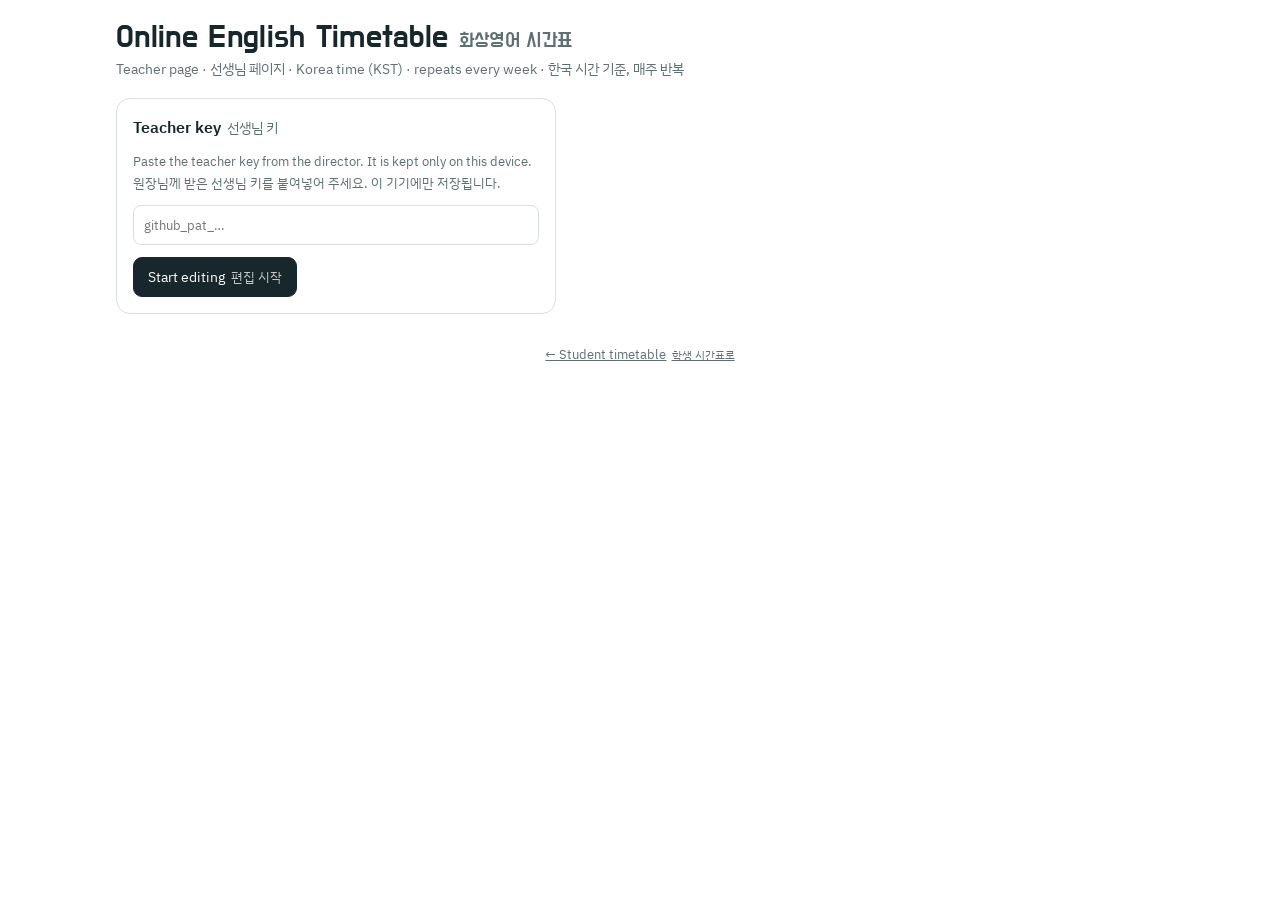
<file: teacher.html>
<!doctype html>
<html lang="ko">
<head>
<meta charset="utf-8">
<meta name="viewport" content="width=device-width,initial-scale=1,viewport-fit=cover">
<meta name="robots" content="noindex">
<title>선생님 페이지 · 화상영어 시간표</title>
<link rel="stylesheet" href="https://fonts.googleapis.com/css2?family=Do+Hyeon&amp;family=IBM+Plex+Mono:wght@500&amp;family=IBM+Plex+Sans+KR:wght@400;500;600&amp;display=swap">
<link rel="stylesheet" href="style.css">
</head>
<body data-mode="teacher">
<div id="root"></div>
<script src="app.js"></script>
</body>
</html>
</file>
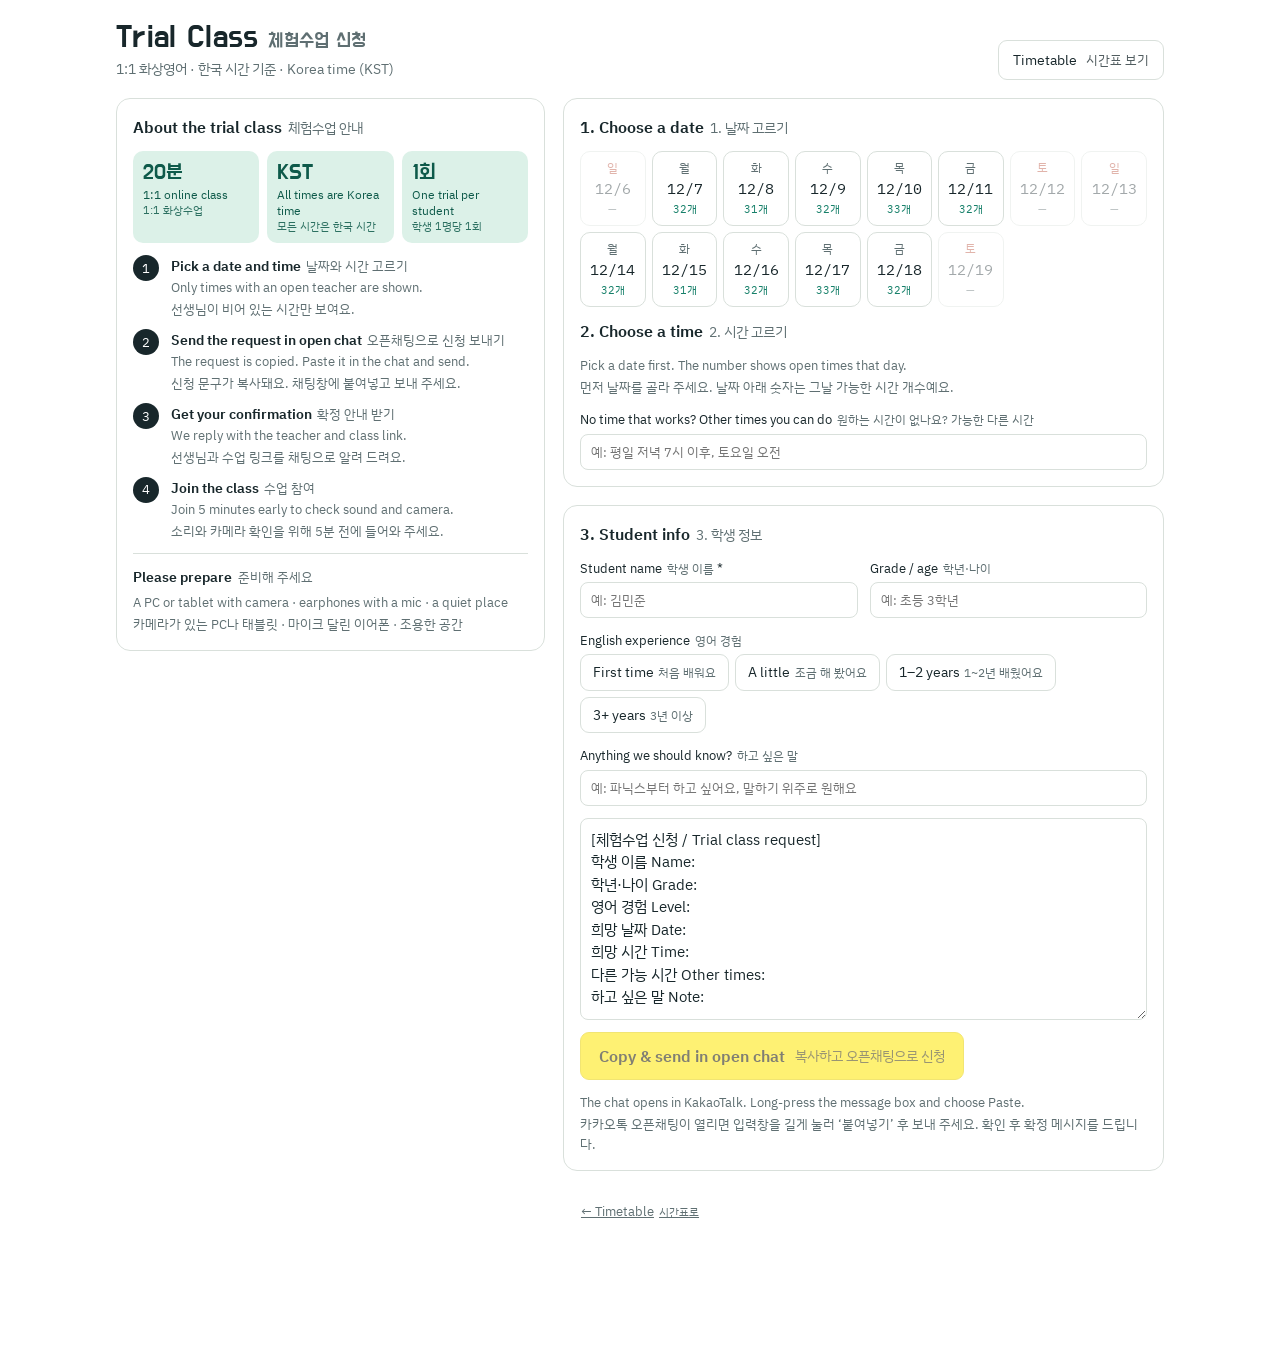
<file: trial.html>
<!doctype html>
<html lang="ko">
<head>
<meta charset="utf-8">
<meta name="viewport" content="width=device-width,initial-scale=1,viewport-fit=cover">
<title>체험수업 신청 · 화상영어</title>
<meta name="description" content="화상영어 1:1 체험수업 안내 · 날짜와 시간을 골라 오픈채팅으로 신청">
<link rel="stylesheet" href="https://fonts.googleapis.com/css2?family=Do+Hyeon&amp;family=IBM+Plex+Mono:wght@500&amp;family=IBM+Plex+Sans+KR:wght@400;500;600&amp;display=swap">
<link rel="stylesheet" href="style.css">
</head>
<body data-mode="trial">
<div id="root"></div>
<script src="trial.js"></script>
</body>
</html>
</file>
<file: style.css>
/* Layout: one column — header, teacher tabs, weekly grid (days × times), request/edit panels below. Labels English first, Korean second. */
:root{
  --bg:#FFFFFF; --surface:#FFFFFF; --ink:#18272B; --muted:#5F6F72; --line:#D9E0DB;
  --open:#17806A; --open-bg:#DCF1E8; --open-ink:#0E5A4A;
  --taken-bg:#E7EAE8; --taken-ink:#7A8786;
  --accent:#E39A2D; --accent-bg:#FCEFD8; --accent-ink:#7A4B07;
  --danger:#B4442F;
  --f-display:'Do Hyeon','IBM Plex Sans KR',system-ui,sans-serif;
  --f-body:'IBM Plex Sans KR',system-ui,-apple-system,'Apple SD Gothic Neo','Malgun Gothic',sans-serif;
  --f-mono:'IBM Plex Mono',ui-monospace,Menlo,monospace;
  color-scheme:light;
}
*{box-sizing:border-box}
body{margin:0;background:var(--bg);color:var(--ink);font-family:var(--f-body);font-size:15px;line-height:1.5}
[hidden]{display:none!important}
.wrap{max-width:1080px;margin:0 auto;padding-inline:16px;padding-block:20px 120px;display:flex;flex-direction:column;gap:18px}
button,input,select{font:inherit;color:inherit}
button{cursor:pointer}
:focus-visible{outline:2px solid var(--accent);outline-offset:2px}
.ko{color:var(--muted);font-size:.88em;margin-left:.45em;font-weight:400}
header.top{display:flex;flex-wrap:wrap;align-items:flex-end;justify-content:space-between;gap:12px}
h1{font-family:var(--f-display);font-weight:400;font-size:2rem;line-height:1.1;margin:0;letter-spacing:.01em;text-wrap:balance}
h1 .ko{font-size:.62em;margin-left:.5em}
.sub{color:var(--muted);font-size:.86rem;margin-top:4px}
.notice{background:var(--accent-bg);color:var(--accent-ink);border-radius:10px;padding:10px 14px;font-size:.9rem}
.notice .ko,.msg .ko{display:block;margin:2px 0 0;color:inherit;opacity:.85}
.msg{background:var(--surface);border:1px solid var(--line);border-radius:10px;padding:10px 14px;font-size:.9rem}
.tabs{display:flex;flex-wrap:wrap;gap:8px}
.tab{display:flex;flex-direction:column;align-items:flex-start;gap:2px;min-width:0;border:1px solid var(--line);background:var(--surface);border-radius:12px;padding:10px 14px;text-align:left}
.tab b{font-weight:600}
.tab small{font-size:.78rem;color:var(--muted)}
.tab small .ko{margin-left:.25em;font-size:1em}
.tab small .n{font-family:var(--f-mono);color:var(--open);margin-left:.35em}
.tab[aria-selected="true"]{border-color:var(--ink);box-shadow:inset 0 0 0 1px var(--ink)}
.tab.add{justify-content:center;color:var(--muted);border-style:dashed}
.legend{display:flex;flex-wrap:wrap;gap:14px;font-size:.82rem;color:var(--ink);align-items:center}
.legend .ko{margin-left:.3em}
.sw{display:inline-block;width:12px;height:12px;border-radius:3px;vertical-align:-1px;margin-right:6px;border:1px solid var(--line)}
.sw.open{background:var(--open-bg);border-color:var(--open)}
.sw.booked{background:var(--taken-bg)}
.sw.off{background:var(--surface)}
.teacher-head{display:flex;flex-wrap:wrap;align-items:baseline;gap:10px}
.teacher-head h2{font-family:var(--f-display);font-weight:400;font-size:1.5rem;margin:0}
.teacher-head .note{color:var(--muted);font-size:.9rem}
.gridbox{overflow-x:auto;background:var(--surface);border:1px solid var(--line);border-radius:14px}
table.grid{border-collapse:separate;border-spacing:0;width:100%;min-width:560px}
.grid th,.grid td{padding:3px;border-bottom:1px solid var(--line)}
.grid tr:last-child td,.grid tr:last-child th{border-bottom:0}
.grid thead th{font-weight:600;font-size:.88rem;padding:10px 4px;position:sticky;top:0;background:var(--surface)}
.grid thead th .ko{display:block;margin:0;font-size:.82em}
.grid tbody th{font-family:var(--f-mono);font-weight:500;font-size:.8rem;color:var(--muted);text-align:right;padding-right:10px;white-space:nowrap;position:sticky;left:0;background:var(--surface);font-variant-numeric:tabular-nums}
.grid thead th:first-child{position:sticky;left:0;z-index:1}
.c{display:block;width:100%;min-height:40px;border:1px dashed transparent;border-radius:7px;background:none;font-size:.76rem;padding:4px;line-height:1.2;user-select:none;-webkit-user-select:none}
.c .ko{display:block;margin:1px 0 0;font-size:.92em;color:inherit;opacity:.8}
.c.off{color:transparent}
.c.open{background:var(--open-bg);color:var(--open-ink);border:1px solid var(--open);font-weight:600}
.c.booked{background:var(--taken-bg);color:var(--taken-ink)}
.c.pick{background:var(--accent);color:#1b1305;border-color:var(--accent)}
.student .c.off,.student .c.booked{cursor:default}
.student .c.open:hover{filter:brightness(.96)}
.admin .c{cursor:crosshair;touch-action:manipulation}
.admin .c.off{border-color:var(--line);color:var(--muted)}
.admin .c.off:empty::after{content:'·'}
.panel{background:var(--surface);border:1px solid var(--line);border-radius:14px;padding:16px;display:flex;flex-direction:column;gap:12px}
.panel h3{margin:0;font-size:1rem;font-weight:600}
.pickline{font-size:1.05rem}
.pickline strong{font-family:var(--f-display);font-weight:400;font-size:1.3rem}
textarea.copy{width:100%;min-height:96px;resize:vertical;border:1px solid var(--line);border-radius:8px;padding:10px;background:var(--bg);color:var(--ink);font:inherit}
.row{display:flex;flex-wrap:wrap;gap:8px;align-items:center}
.btn{border:1px solid var(--line);background:var(--surface);border-radius:9px;padding:8px 14px;font-size:.9rem}
.btn .ko{color:inherit;opacity:.75}
.btn.primary{background:var(--ink);color:var(--bg);border-color:var(--ink)}
.btn.danger{color:var(--danger);border-color:var(--danger)}
.btn:disabled{opacity:.5;cursor:default}
a.btn{text-decoration:none;display:inline-flex;align-items:center;gap:.2em;color:var(--ink)}
.btn.kakao,a.btn.kakao{background:#FEE500;color:#191600;border-color:#E6CF00;font-weight:600}
.btn.kakao .ko{color:inherit;opacity:.8}
.btn.big{padding:11px 18px;font-size:1rem}
.req-top{display:flex;flex-direction:column;align-items:flex-end;gap:4px}
.req-top small{font-size:.76rem;color:var(--muted)}
.copied{font-size:.86rem;color:var(--open);font-weight:600}
.copied .ko{color:inherit}
.brush{display:inline-flex;gap:6px;flex-wrap:wrap}
.brush button{border:1px solid var(--line);background:var(--surface);border-radius:9px;padding:7px 12px;font-size:.88rem;display:inline-flex;align-items:center}
.brush button[aria-pressed="true"]{border-color:var(--ink);box-shadow:inset 0 0 0 1px var(--ink)}
.field{display:flex;flex-direction:column;gap:4px;font-size:.84rem;color:var(--ink);min-width:0}
.field input,.field select{border:1px solid var(--line);border-radius:8px;padding:7px 10px;background:var(--bg);color:var(--ink);min-width:0;width:100%}
.fields{display:grid;grid-template-columns:repeat(auto-fit,minmax(170px,1fr));gap:12px}
.days{display:flex;flex-wrap:wrap;gap:6px}
.days button{min-width:52px;height:44px;border-radius:8px;border:1px solid var(--line);background:var(--surface);font-size:.82rem;line-height:1.1}
.days button .ko{display:block;margin:0;color:inherit;opacity:.75}
.days button[aria-pressed="true"]{background:var(--ink);color:var(--bg);border-color:var(--ink)}
.help{font-size:.84rem;color:var(--muted);margin:0}
.help .ko{display:block;margin:2px 0 0;font-size:1em}
details.panel summary{cursor:pointer;font-weight:600}
.savebar{position:fixed;left:0;right:0;bottom:0;padding:12px 16px calc(12px + env(safe-area-inset-bottom,0px));background:var(--surface);border-top:1px solid var(--line);display:flex;justify-content:center}
.savebar .in{max-width:1080px;width:100%;display:flex;flex-wrap:wrap;gap:10px;align-items:center;justify-content:space-between}
.savebar .st{font-size:.9rem;color:var(--muted);min-width:0}
.savebar .st .ko{display:block;margin:0}
.savebar .st.dirty{color:var(--accent-ink);font-weight:600}
.empty{padding:28px;text-align:center;color:var(--muted)}
.foot{text-align:center;font-size:.8rem;color:var(--muted)}
.foot a{color:var(--muted)}
.login{max-width:440px}
@media (prefers-reduced-motion: reduce){*{transition:none!important}}

/* ── Trial class page (trial.html) ── */
.trial-cols{display:grid;grid-template-columns:minmax(0,1fr);gap:18px}
@media (min-width:860px){.trial-cols{grid-template-columns:minmax(0,5fr) minmax(0,7fr);align-items:start}.trial-cols .col-a{position:sticky;top:16px}}
.col-b{display:flex;flex-direction:column;gap:18px;min-width:0}
.trial-guide .lead{margin:0;font-size:.95rem}
.facts{list-style:none;margin:0;padding:0;display:grid;grid-template-columns:repeat(3,minmax(0,1fr));gap:8px}
.facts li{background:var(--open-bg);color:var(--open-ink);border-radius:10px;padding:10px;font-size:.78rem;line-height:1.3;min-width:0}
.facts li b{display:block;font-family:var(--f-display);font-weight:400;font-size:1.35rem;line-height:1.1;margin-bottom:2px}
.facts .ko{display:block;margin:0;color:inherit;opacity:.85}
.steps{margin:0;padding:0;list-style:none;counter-reset:s;display:flex;flex-direction:column;gap:10px}
.steps li{counter-increment:s;display:grid;grid-template-columns:28px minmax(0,1fr);column-gap:10px;font-size:.9rem}
.steps li::before{content:counter(s);grid-row:span 2;width:26px;height:26px;border-radius:50%;background:var(--ink);color:var(--bg);font-family:var(--f-mono);font-size:.8rem;display:flex;align-items:center;justify-content:center}
.steps li b{font-weight:600}
.steps li b .ko{margin-left:.4em}
.prep{border-top:1px solid var(--line);padding-top:12px}
.prep h4{margin:0 0 4px;font-size:.9rem;font-weight:600}
.datebar{display:grid;grid-template-columns:repeat(auto-fill,minmax(62px,1fr));gap:6px}
.dchip{display:flex;flex-direction:column;align-items:center;gap:1px;border:1px solid var(--line);background:var(--surface);border-radius:10px;padding:7px 4px;min-width:0}
.dchip .dw{font-size:.76rem;color:var(--muted)}
.dchip.wk .dw{color:var(--danger)}
.dchip .dn{font-family:var(--f-mono);font-size:.92rem;font-variant-numeric:tabular-nums}
.dchip .dc{font-size:.7rem;color:var(--open)}
.dchip:disabled{opacity:.4;cursor:default}
.dchip:disabled .dc{color:var(--muted)}
.dchip[aria-pressed="true"]{background:var(--ink);color:var(--bg);border-color:var(--ink)}
.dchip[aria-pressed="true"] .dw,.dchip[aria-pressed="true"] .dc{color:inherit;opacity:.8}
.pickday{font-weight:400;color:var(--accent-ink);font-size:.9rem}
.tgroup{display:grid;grid-template-columns:40px minmax(0,1fr);gap:8px;align-items:start}
.tg{font-size:.8rem;color:var(--muted);padding-top:9px}
.times{display:flex;flex-wrap:wrap;gap:6px}
.tchip{border:1px solid var(--open);background:var(--open-bg);color:var(--open-ink);border-radius:8px;padding:7px 11px;font-family:var(--f-mono);font-size:.88rem;font-variant-numeric:tabular-nums}
.tchip[aria-pressed="true"]{background:var(--accent);border-color:var(--accent);color:#1b1305;font-weight:600}
.levels{display:flex;flex-wrap:wrap;gap:6px}
.levels button{border:1px solid var(--line);background:var(--surface);border-radius:9px;padding:7px 12px;font-size:.86rem}
.levels button .ko{margin-left:.35em}
.levels button[aria-pressed="true"]{border-color:var(--ink);box-shadow:inset 0 0 0 1px var(--ink)}
.field input[aria-invalid="true"]{border-color:var(--danger)}
.warn{margin:0;color:var(--danger);font-size:.88rem;font-weight:600}
a.btn.off{opacity:.55}
</file>
